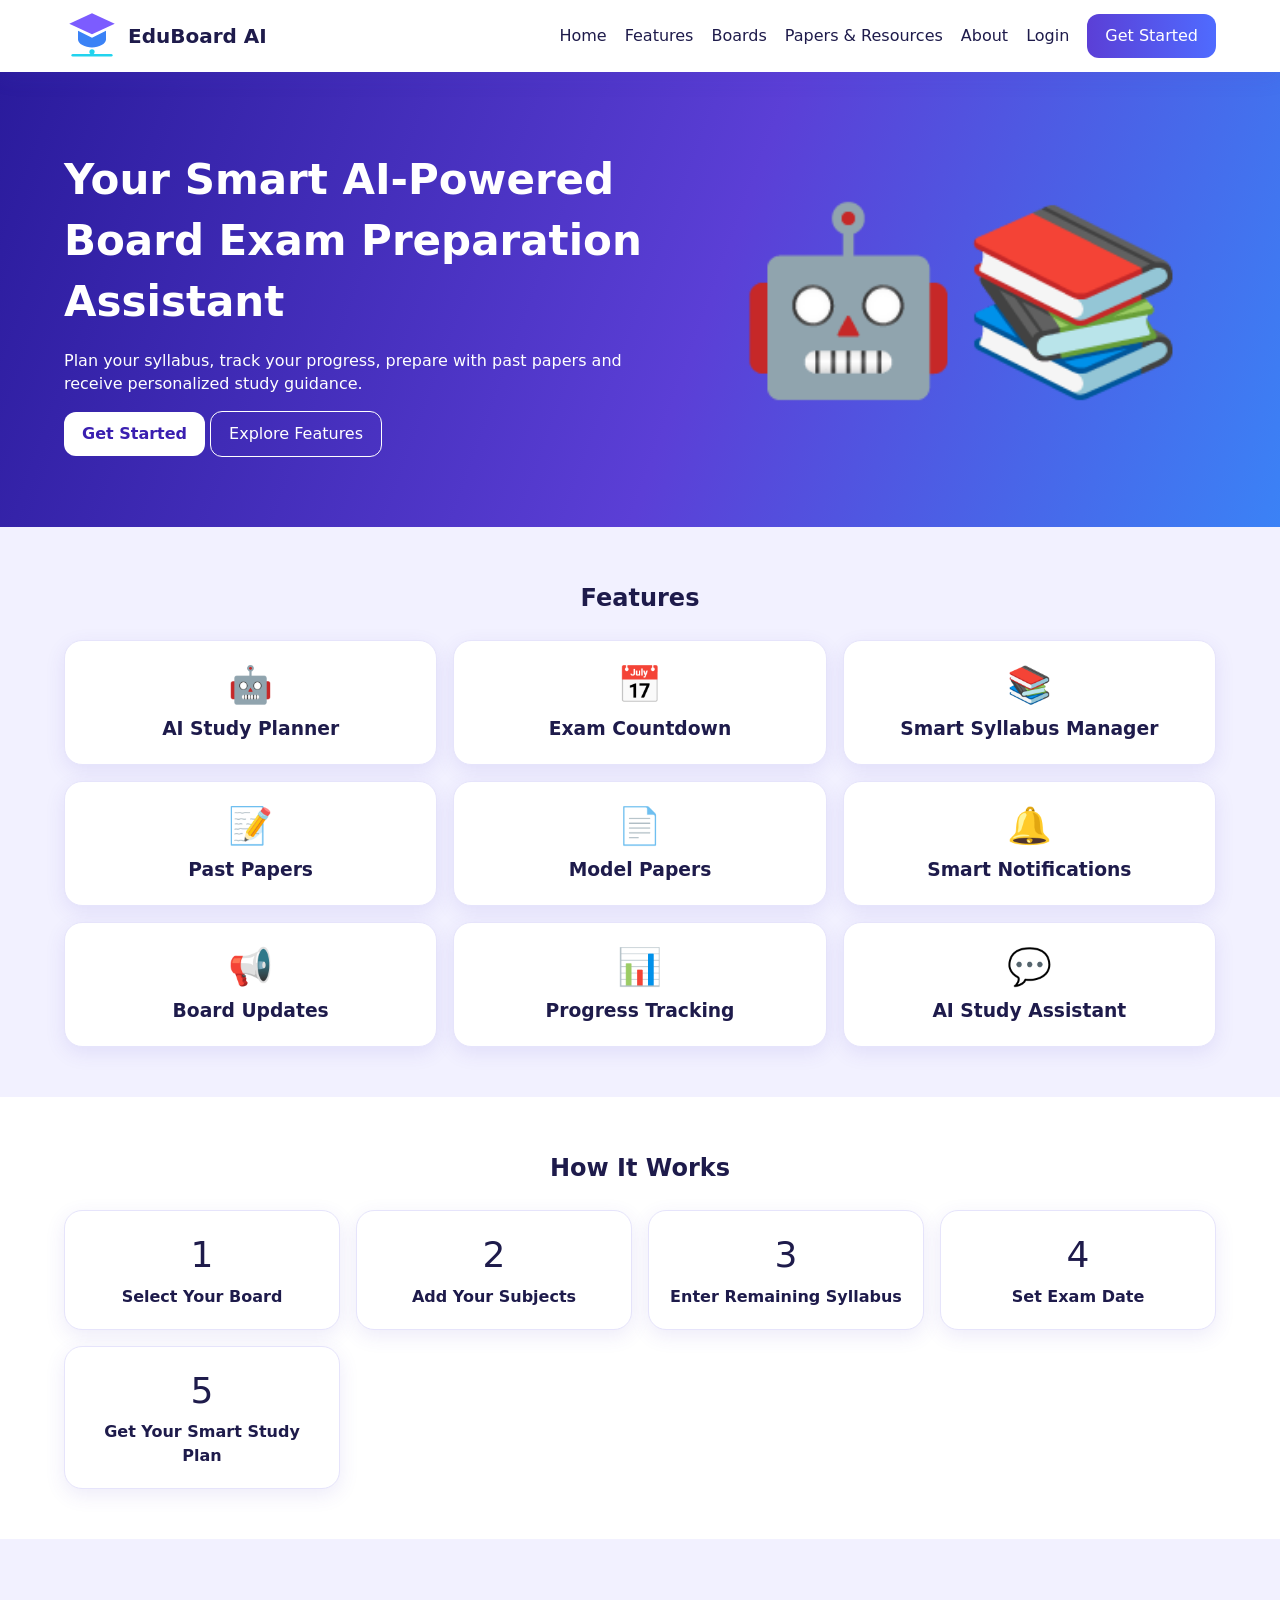
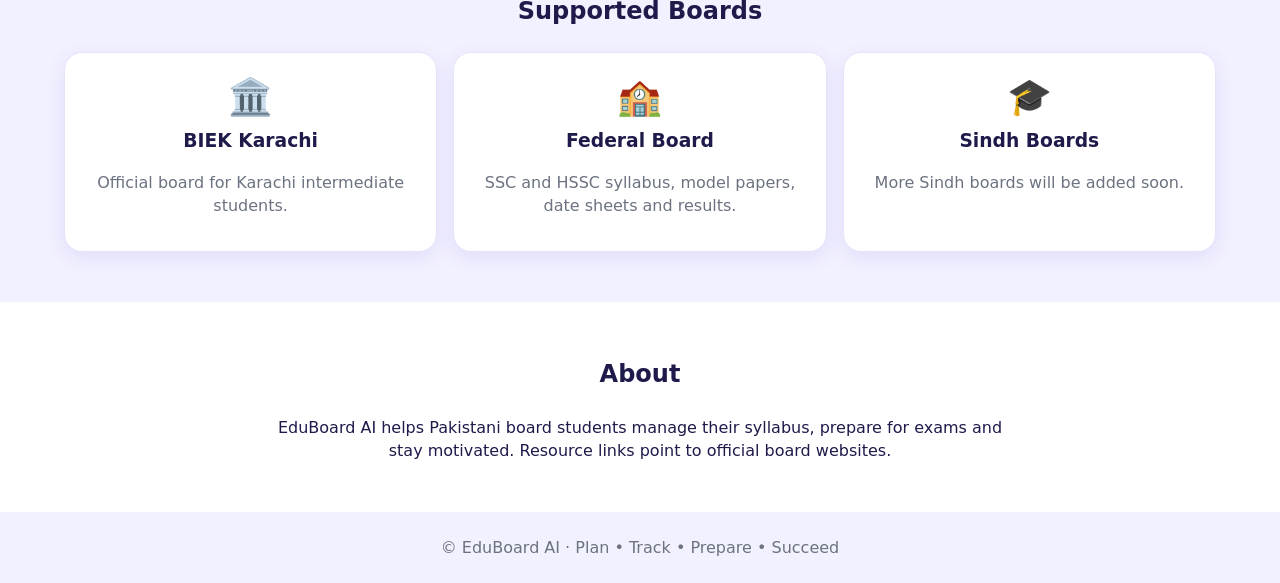
<file: index.html>
<!DOCTYPE html><html lang="en"><head><meta charset="utf-8"><meta name="viewport" content="width=device-width,initial-scale=1"><title>Your Smart Board Exam Preparation Assistant | EduBoard AI</title><link rel="icon" href="assets/images/favicon.svg"><link rel="stylesheet" href="css/style.css"><link rel="stylesheet" href="css/responsive.css"></head><body data-page="home"><nav class="nav" id="home"><a href="index.html" style="display:flex;align-items:center;gap:8px"><svg width="56" height="56" viewBox="0 0 64 64"><path d="M32 6 6 18l26 12 26-12z" fill="#7c5cff"/><path d="M16 26v10c0 5 8 9 16 9s16-4 16-9V26l-16 8z" fill="#3b82f6"/><path d="M10 54h44" stroke="#22d3ee" stroke-width="3" stroke-linecap="round"/><circle cx="32" cy="50" r="3" fill="#22d3ee"/></svg><b>EduBoard AI</b></a><button class="menu" onclick="document.getElementById('lk').classList.toggle('show')">☰</button><div class="links" id="lk"><a href="#home">Home</a><a href="#features">Features</a><a href="#boards">Boards</a><a href="papers.html">Papers & Resources</a><a href="#about">About</a><a href="login.html">Login</a><a class="btn" href="signup.html">Get Started</a></div></nav>
<header class="hero"><div><h1>Your Smart AI-Powered Board Exam Preparation Assistant</h1><p>Plan your syllabus, track your progress, prepare with past papers and receive personalized study guidance.</p><a class="btn w" href="signup.html">Get Started</a> <a class="btn o" style="color:#fff;border-color:#fff" href="#features">Explore Features</a></div><div class="bot">🤖📚</div></header>
<section class="sec" id="features"><h2>Features</h2><div class="grid g3" id="ft"></div></section>
<section class="sec" id="how" style="background:var(--card)"><h2>How It Works</h2><div class="grid g4" id="hw"></div></section>
<section class="sec" id="boards"><h2>Supported Boards</h2><div class="grid g3" id="bd"></div></section>
<section class="sec" id="about" style="background:var(--card)"><h2>About</h2><p style="max-width:760px;margin:auto;text-align:center">EduBoard AI helps Pakistani board students manage their syllabus, prepare for exams and stay motivated. Resource links point to official board websites.</p></section>
<div class="foot">© EduBoard AI · Plan • Track • Prepare • Succeed</div>
<script src="js/storage.js"></script><script>
document.getElementById('ft').innerHTML=[['🤖','AI Study Planner'],['📅','Exam Countdown'],['📚','Smart Syllabus Manager'],['📝','Past Papers'],['📄','Model Papers'],['🔔','Smart Notifications'],['📢','Board Updates'],['📊','Progress Tracking'],['💬','AI Study Assistant']].map(f=>'<div class="card feat"><i>'+f[0]+'</i><h3>'+f[1]+'</h3></div>').join('');
document.getElementById('hw').innerHTML=['Select Your Board','Add Your Subjects','Enter Remaining Syllabus','Set Exam Date','Get Your Smart Study Plan'].map((s,i)=>'<div class="card feat"><i>'+(i+1)+'</i><h4>'+s+'</h4></div>').join('');
document.getElementById('bd').innerHTML=BOARDS.map(b=>'<div class="card feat"><i>'+b.icon+'</i><h3>'+b.name+'</h3><p class="mut">'+b.desc+'</p></div>').join('');
</script></body></html>
</file>
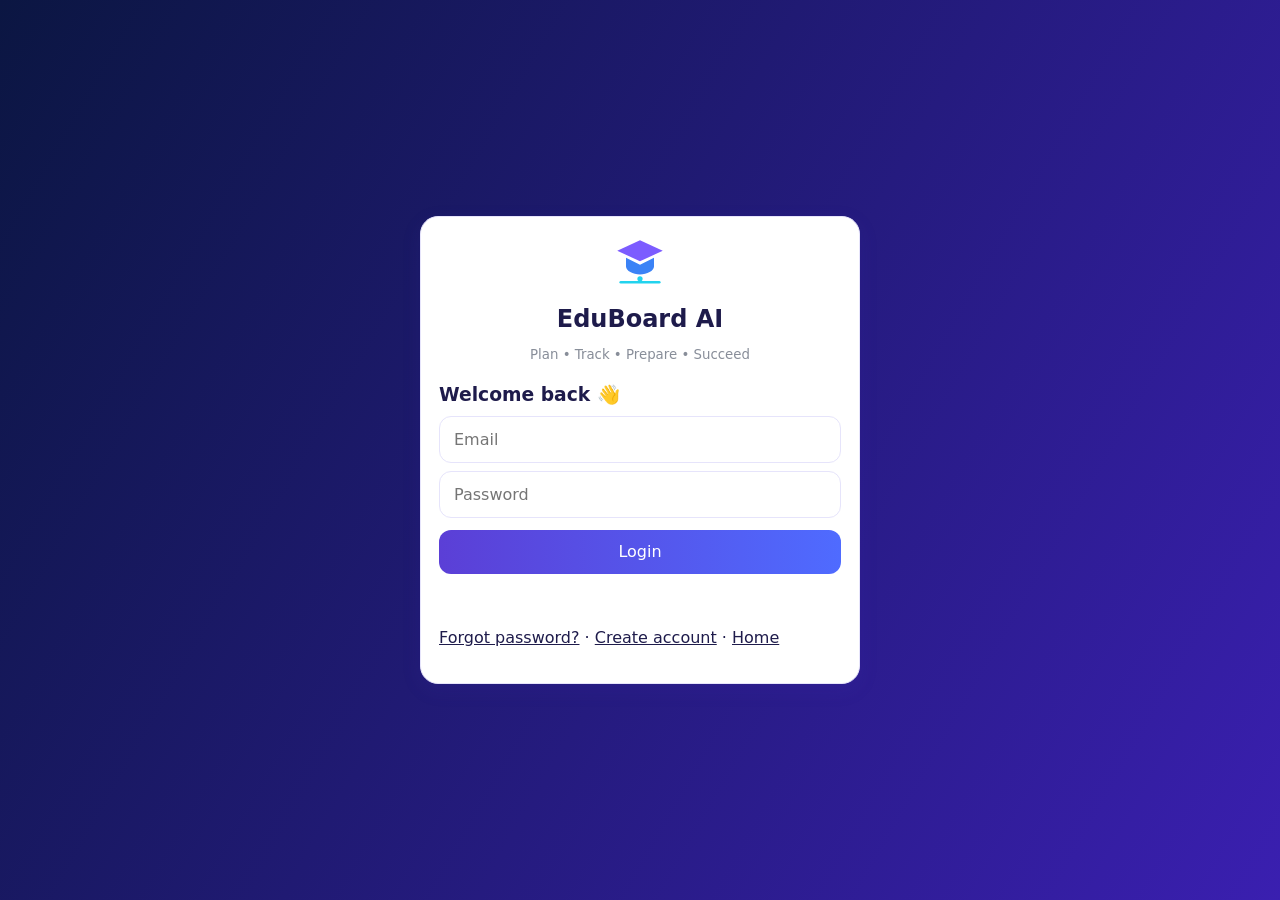
<file: ai-planner.html>
<!DOCTYPE html><html lang="en"><head><meta charset="utf-8"><meta name="viewport" content="width=device-width,initial-scale=1"><title>AI Study Planner | EduBoard AI</title><link rel="icon" href="assets/images/favicon.svg"><link rel="stylesheet" href="css/style.css"><link rel="stylesheet" href="css/responsive.css"></head>
<body data-page="ai-planner"><script src="js/storage.js"></script><script src="js/planner.js"></script><script src="js/notifications.js"></script><script src="js/ai-assistant.js"></script><script src="js/main.js"></script><script src="js/pages.js"></script></body></html>
</file>
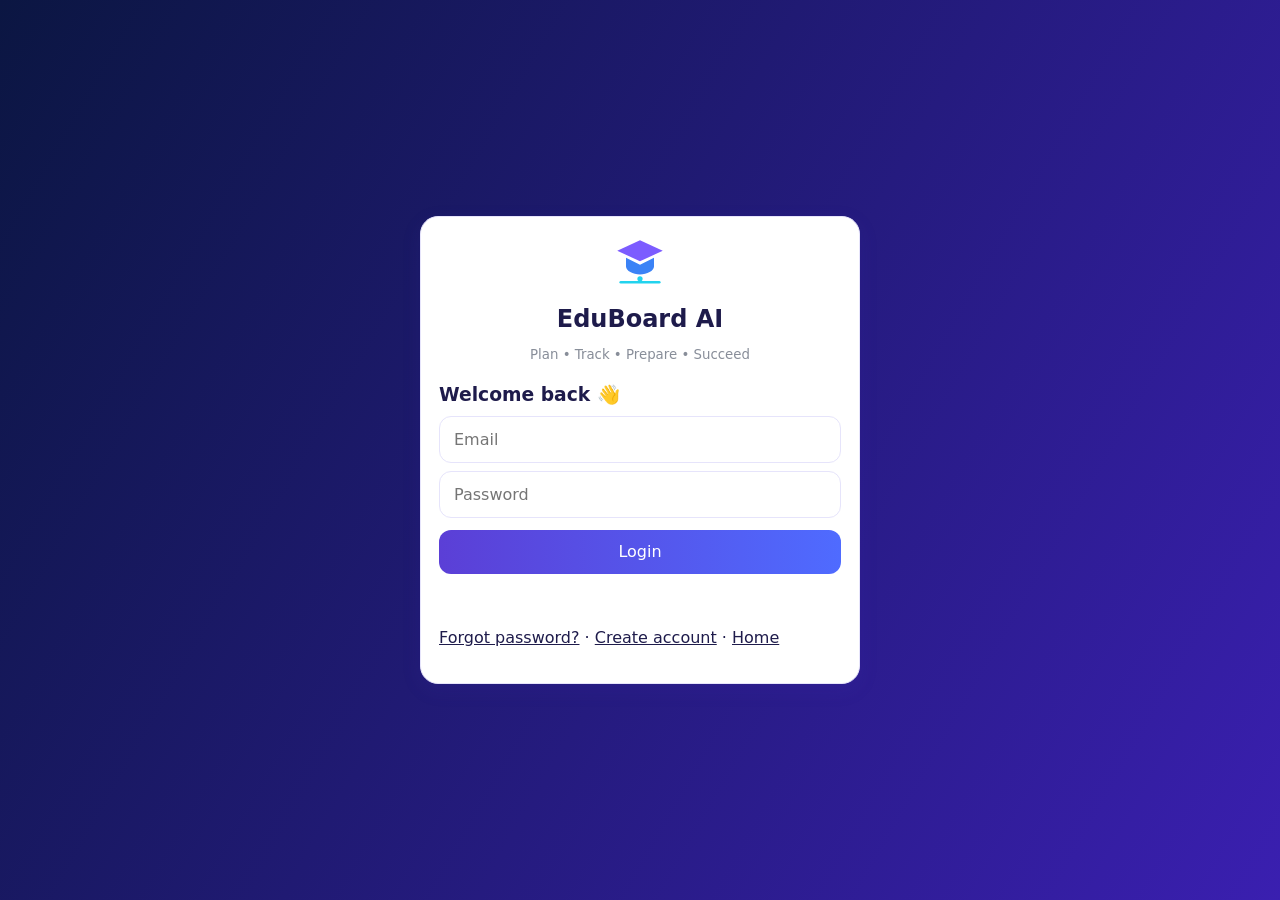
<file: boards.html>
<!DOCTYPE html><html lang="en"><head><meta charset="utf-8"><meta name="viewport" content="width=device-width,initial-scale=1"><title>Boards | EduBoard AI</title><link rel="icon" href="assets/images/favicon.svg"><link rel="stylesheet" href="css/style.css"><link rel="stylesheet" href="css/responsive.css"></head>
<body data-page="boards"><script src="js/storage.js"></script><script src="js/planner.js"></script><script src="js/notifications.js"></script><script src="js/ai-assistant.js"></script><script src="js/main.js"></script><script src="js/pages.js"></script></body></html>
</file>
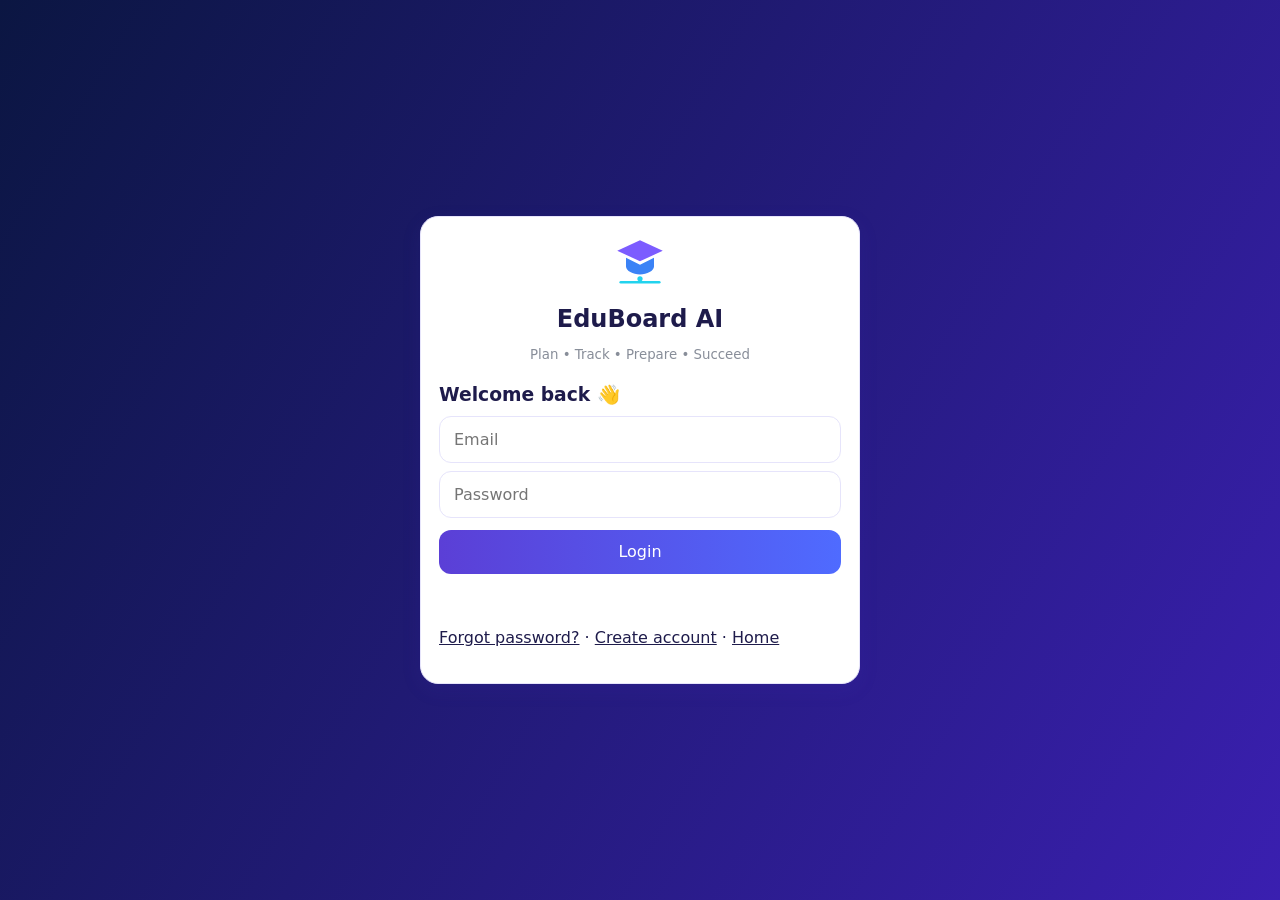
<file: dashboard.html>
<!DOCTYPE html><html lang="en"><head><meta charset="utf-8"><meta name="viewport" content="width=device-width,initial-scale=1"><title>Dashboard | EduBoard AI</title><link rel="icon" href="assets/images/favicon.svg"><link rel="stylesheet" href="css/style.css"><link rel="stylesheet" href="css/responsive.css"></head>
<body data-page="dashboard"><script src="js/storage.js"></script><script src="js/planner.js"></script><script src="js/notifications.js"></script><script src="js/ai-assistant.js"></script><script src="js/main.js"></script><script src="js/dashboard.js"></script></body></html>
</file>
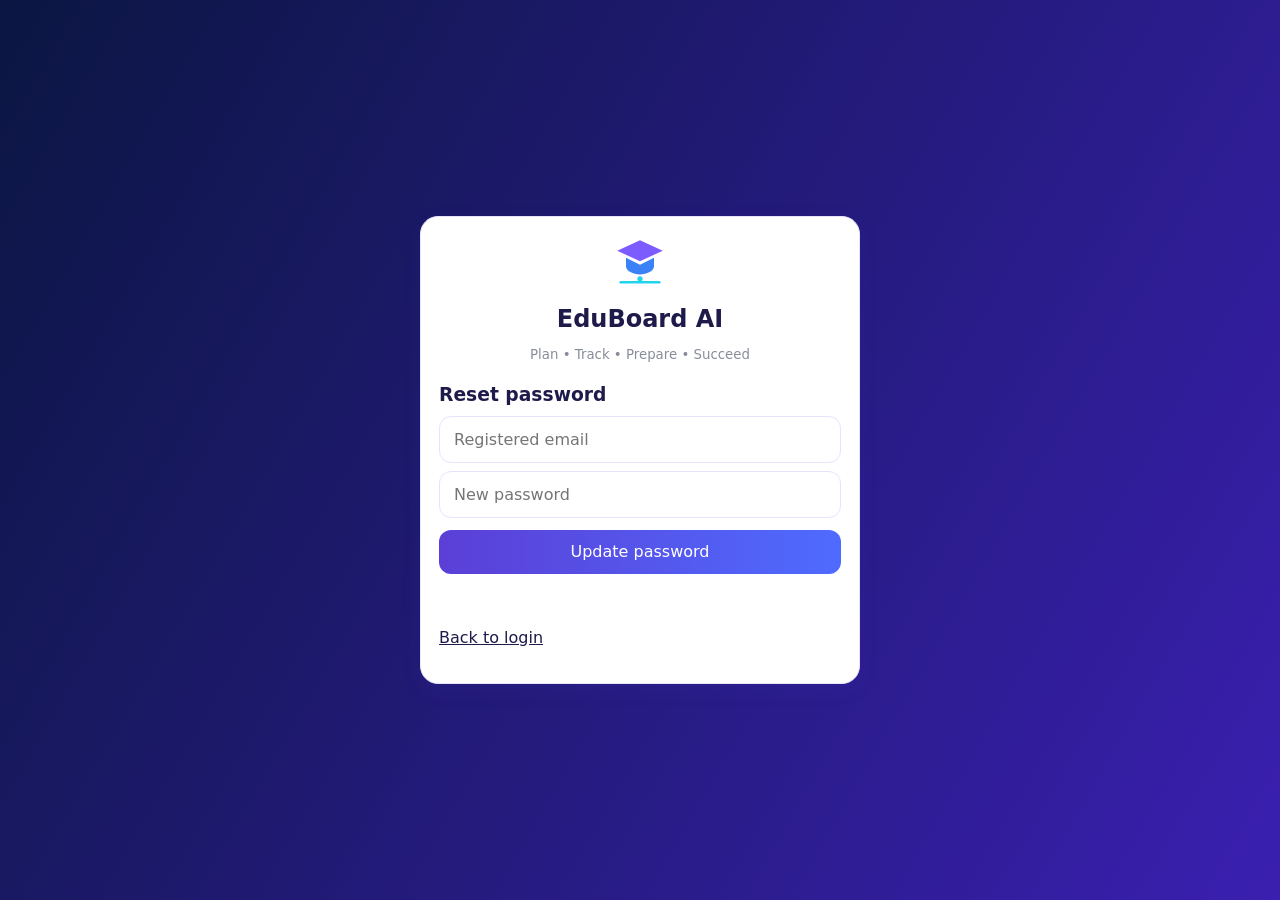
<file: forgot-password.html>
<!DOCTYPE html><html lang="en"><head><meta charset="utf-8"><meta name="viewport" content="width=device-width,initial-scale=1"><title>Forgot Password | EduBoard AI</title><link rel="icon" href="assets/images/favicon.svg"><link rel="stylesheet" href="css/style.css"><link rel="stylesheet" href="css/responsive.css"></head>
<body data-page="forgot"><div class="auth"><div class="card "><div class="logo"><svg width="56" height="56" viewBox="0 0 64 64"><path d="M32 6 6 18l26 12 26-12z" fill="#7c5cff"/><path d="M16 26v10c0 5 8 9 16 9s16-4 16-9V26l-16 8z" fill="#3b82f6"/><path d="M10 54h44" stroke="#22d3ee" stroke-width="3" stroke-linecap="round"/><circle cx="32" cy="50" r="3" fill="#22d3ee"/></svg><h2>EduBoard AI</h2><small class="mut">Plan • Track • Prepare • Succeed</small></div><h3>Reset password</h3><form onsubmit="forgot(event)"><input class="in" type="email" name="email" placeholder="Registered email" required><input class="in" type="password" name="pw" placeholder="New password" required><button class="btn" style="width:100%;margin-top:8px">Update password</button></form><p id="msg" class="err"></p><p><a href="login.html"><u>Back to login</u></a></p></div></div><script src="js/storage.js"></script><script src="js/auth.js"></script></body></html>
</file>
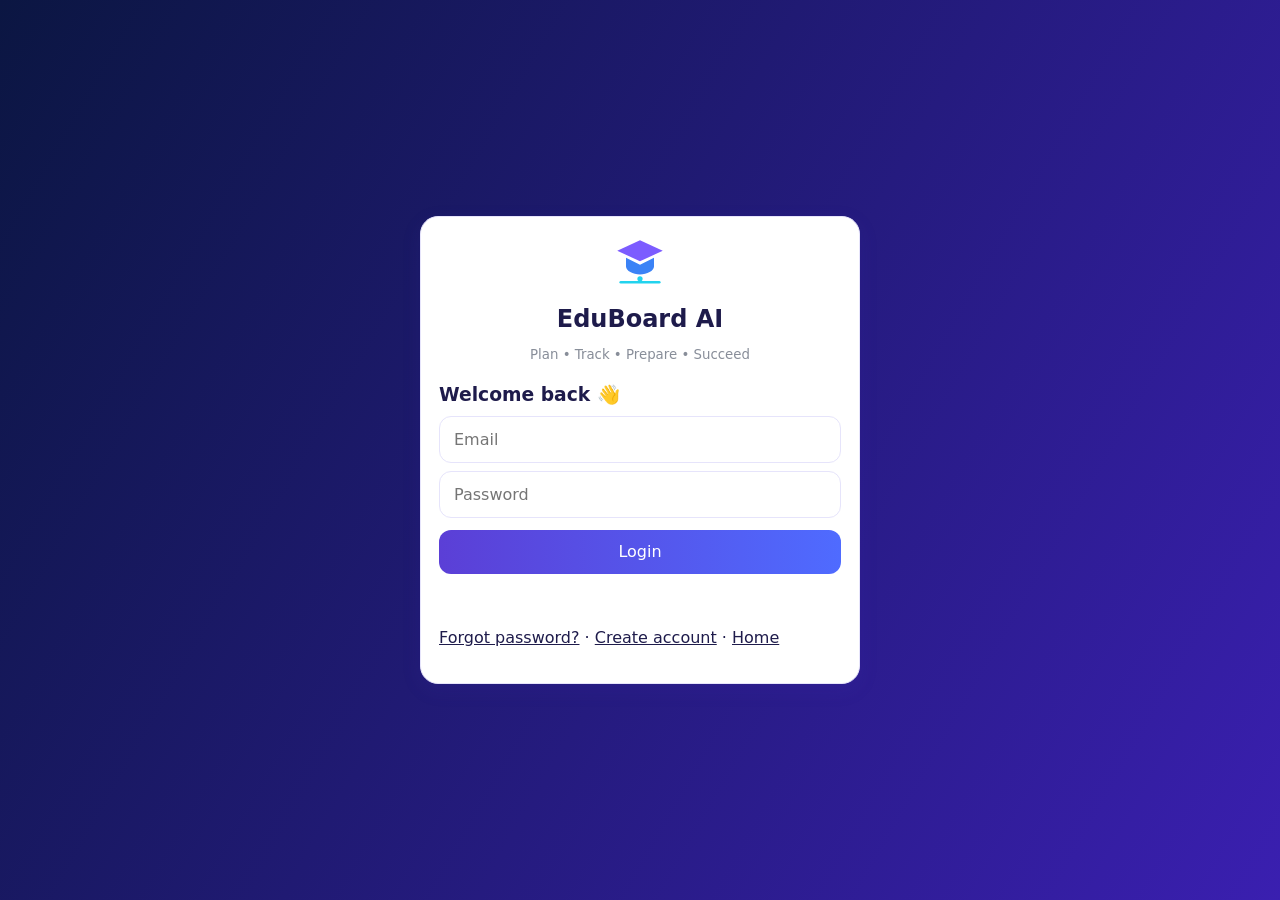
<file: login.html>
<!DOCTYPE html><html lang="en"><head><meta charset="utf-8"><meta name="viewport" content="width=device-width,initial-scale=1"><title>Login | EduBoard AI</title><link rel="icon" href="assets/images/favicon.svg"><link rel="stylesheet" href="css/style.css"><link rel="stylesheet" href="css/responsive.css"></head>
<body data-page="login"><div class="auth"><div class="card "><div class="logo"><svg width="56" height="56" viewBox="0 0 64 64"><path d="M32 6 6 18l26 12 26-12z" fill="#7c5cff"/><path d="M16 26v10c0 5 8 9 16 9s16-4 16-9V26l-16 8z" fill="#3b82f6"/><path d="M10 54h44" stroke="#22d3ee" stroke-width="3" stroke-linecap="round"/><circle cx="32" cy="50" r="3" fill="#22d3ee"/></svg><h2>EduBoard AI</h2><small class="mut">Plan • Track • Prepare • Succeed</small></div><h3>Welcome back 👋</h3><form onsubmit="login(event)"><input class="in" type="email" name="email" placeholder="Email" required><input class="in" type="password" name="pw" placeholder="Password" required><button class="btn" style="width:100%;margin-top:8px">Login</button></form><p id="msg" class="err"></p><p><a href="forgot-password.html"><u>Forgot password?</u></a> · <a href="signup.html"><u>Create account</u></a> · <a href="index.html"><u>Home</u></a></p></div></div><script src="js/storage.js"></script><script src="js/auth.js"></script></body></html>
</file>
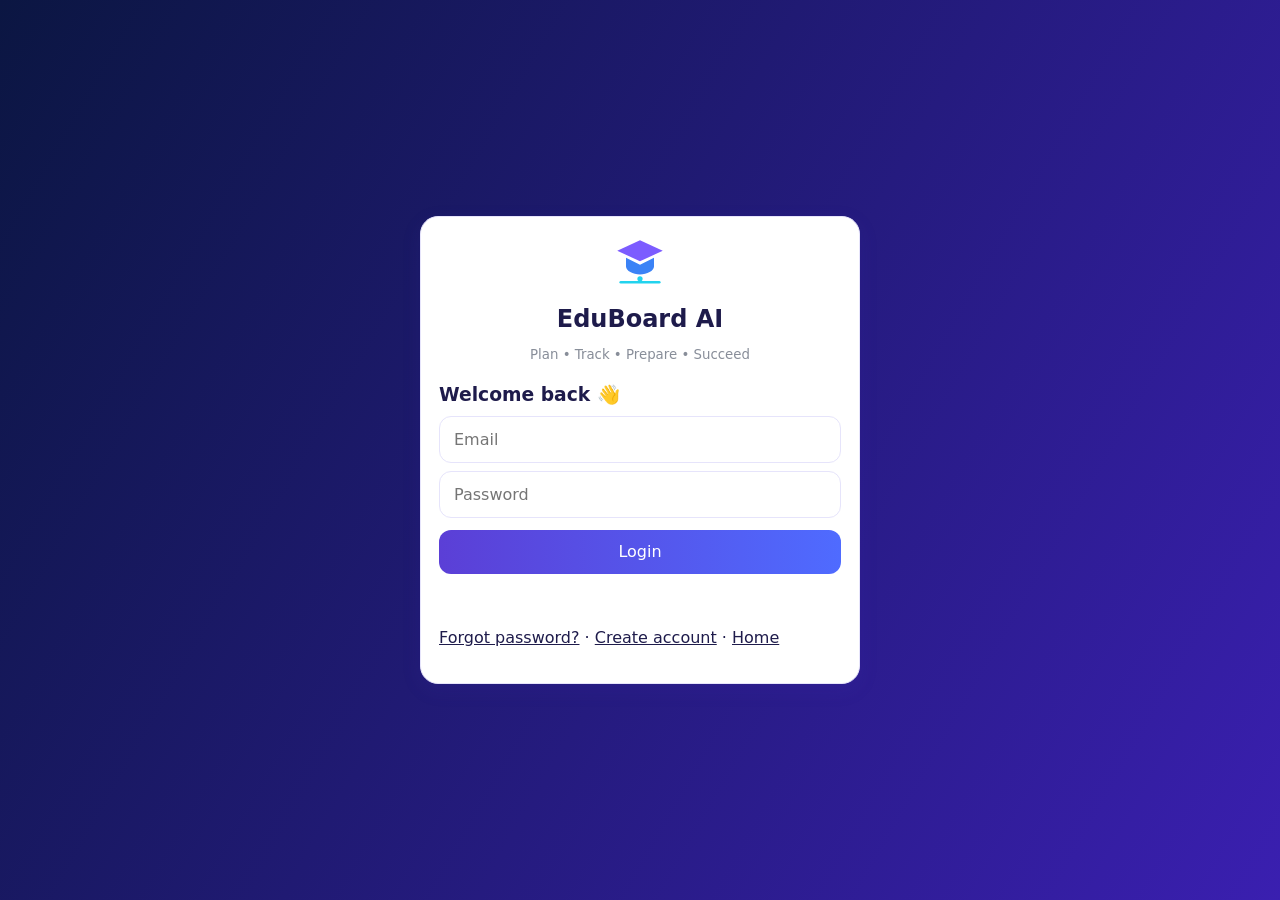
<file: notifications.html>
<!DOCTYPE html><html lang="en"><head><meta charset="utf-8"><meta name="viewport" content="width=device-width,initial-scale=1"><title>Notifications | EduBoard AI</title><link rel="icon" href="assets/images/favicon.svg"><link rel="stylesheet" href="css/style.css"><link rel="stylesheet" href="css/responsive.css"></head>
<body data-page="notifications"><script src="js/storage.js"></script><script src="js/planner.js"></script><script src="js/notifications.js"></script><script src="js/ai-assistant.js"></script><script src="js/main.js"></script><script src="js/pages.js"></script></body></html>
</file>
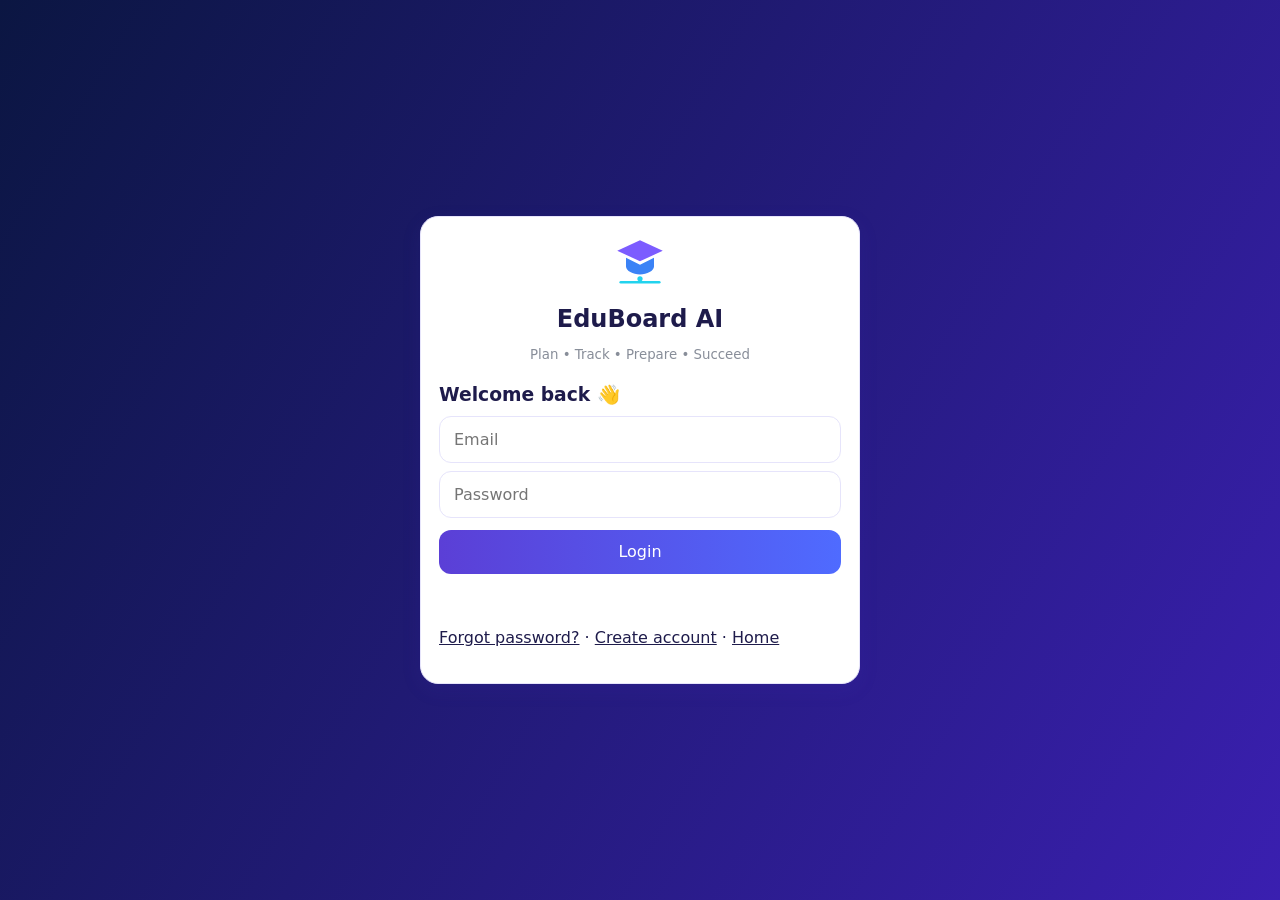
<file: onboarding.html>
<!DOCTYPE html><html lang="en"><head><meta charset="utf-8"><meta name="viewport" content="width=device-width,initial-scale=1"><title>Setup | EduBoard AI</title><link rel="icon" href="assets/images/favicon.svg"><link rel="stylesheet" href="css/style.css"><link rel="stylesheet" href="css/responsive.css"></head>
<body data-page="onboarding"><div class="auth"><div class="card wide"><div class="logo"><svg width="56" height="56" viewBox="0 0 64 64"><path d="M32 6 6 18l26 12 26-12z" fill="#7c5cff"/><path d="M16 26v10c0 5 8 9 16 9s16-4 16-9V26l-16 8z" fill="#3b82f6"/><path d="M10 54h44" stroke="#22d3ee" stroke-width="3" stroke-linecap="round"/><circle cx="32" cy="50" r="3" fill="#22d3ee"/></svg><h2>EduBoard AI</h2><small class="mut">Plan • Track • Prepare • Succeed</small></div><h3>Let us set up your study profile</h3><div class="bar"><i id="pg" style="width:25%"></i></div><section id="s1"><h4>Group & subjects</h4><select class="in" id="grp" onchange="gSubs()"></select><div id="sb"></div><div class="row"><input class="in sm" id="cs" placeholder="Custom subject"><button class="btn o sm" onclick="addCustom()">Add</button></div></section><section id="s2" hidden><h4>Exam information</h4><label>Exam date</label><input class="in" type="date" id="ed"><label>Daily available study hours</label><input class="in" type="number" id="dh" min="1" max="16" value="4"><label>Preferred study time</label><select class="in" id="pt"><option>Morning</option><option>Afternoon</option><option>Evening</option><option>Night</option></select></section><section id="s3" hidden><h4>Syllabus: chapters per subject</h4><div id="chs"></div><p class="mut">You can rename chapters and set difficulty later in My Syllabus.</p></section><section id="s4" hidden><h4>Select weak subjects</h4><div id="wk"></div></section><p id="msg" class="err"></p><div class="row"><button class="btn o" id="bk" style="visibility:hidden" onclick="obNav(-1)">Back</button><button class="btn" id="nx" onclick="obNav(1)">Next</button></div></div></div><script src="js/storage.js"></script><script src="js/auth.js"></script><script>obInit()</script></body></html>
</file>
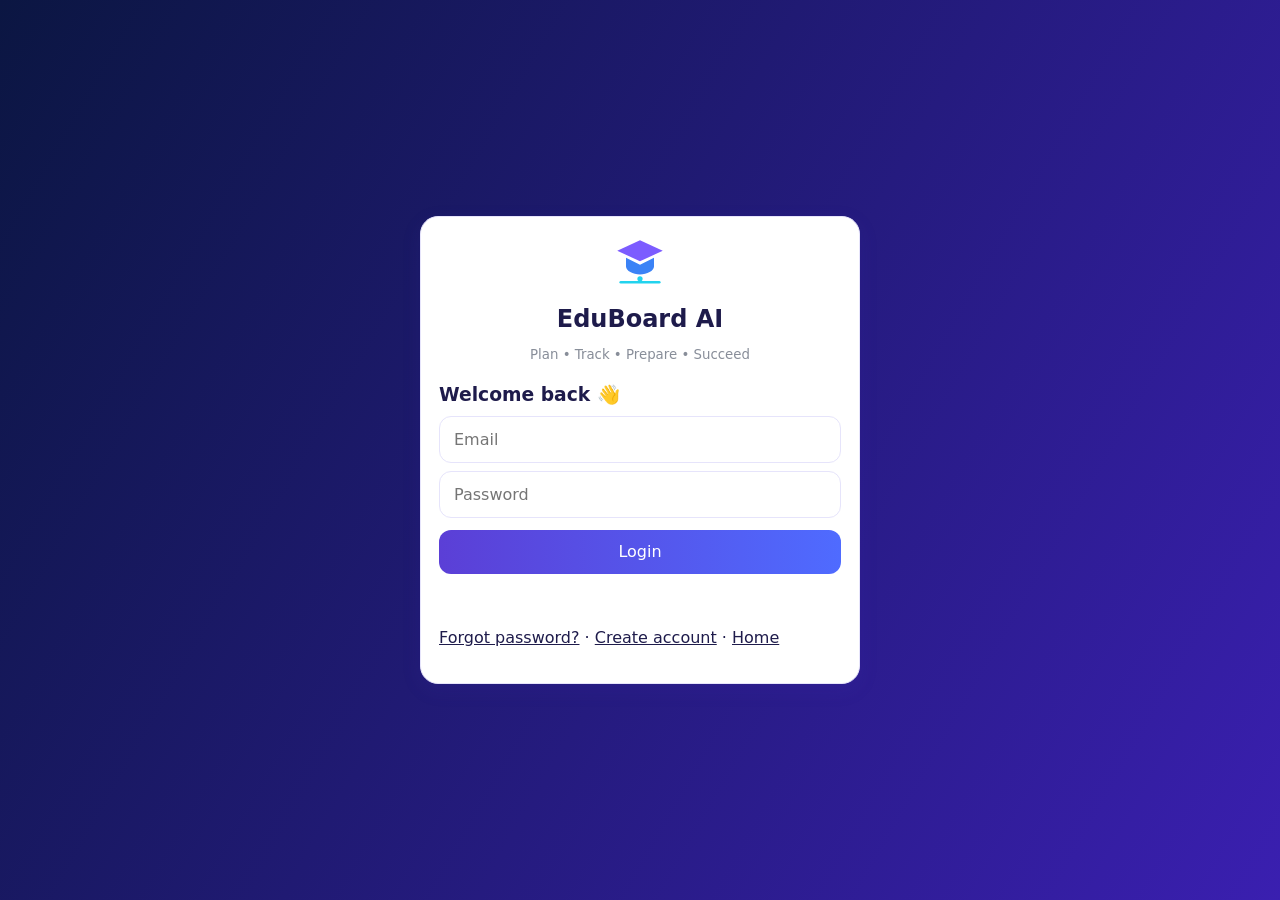
<file: papers.html>
<!DOCTYPE html><html lang="en"><head><meta charset="utf-8"><meta name="viewport" content="width=device-width,initial-scale=1"><title>Papers & Resources | EduBoard AI</title><link rel="icon" href="assets/images/favicon.svg"><link rel="stylesheet" href="css/style.css"><link rel="stylesheet" href="css/responsive.css"></head>
<body data-page="papers"><script src="js/storage.js"></script><script src="js/planner.js"></script><script src="js/notifications.js"></script><script src="js/ai-assistant.js"></script><script src="js/main.js"></script><script src="js/papers.js"></script></body></html>
</file>
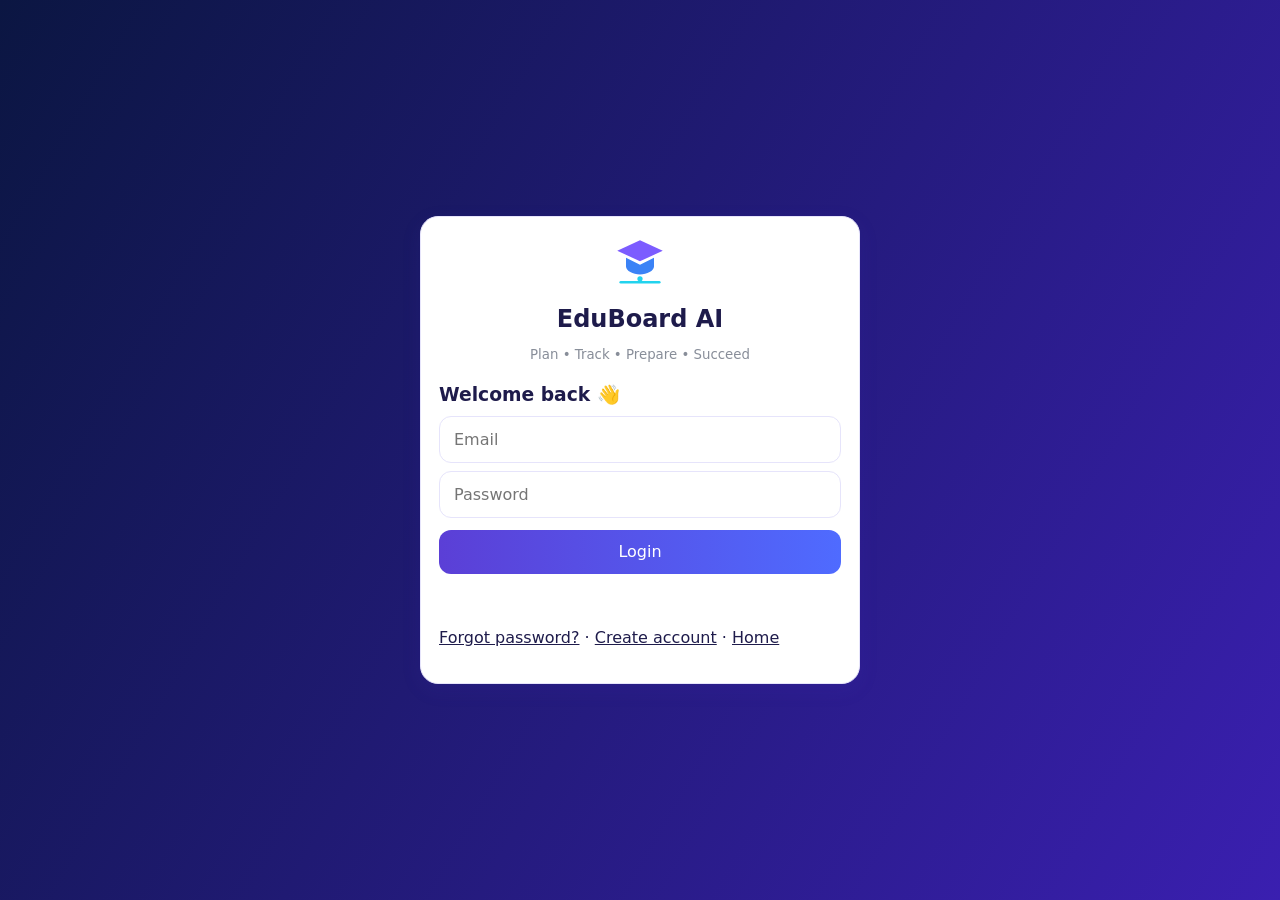
<file: progress.html>
<!DOCTYPE html><html lang="en"><head><meta charset="utf-8"><meta name="viewport" content="width=device-width,initial-scale=1"><title>Progress | EduBoard AI</title><link rel="icon" href="assets/images/favicon.svg"><link rel="stylesheet" href="css/style.css"><link rel="stylesheet" href="css/responsive.css"></head>
<body data-page="progress"><script src="js/storage.js"></script><script src="js/planner.js"></script><script src="js/notifications.js"></script><script src="js/ai-assistant.js"></script><script src="js/main.js"></script><script src="js/pages.js"></script></body></html>
</file>
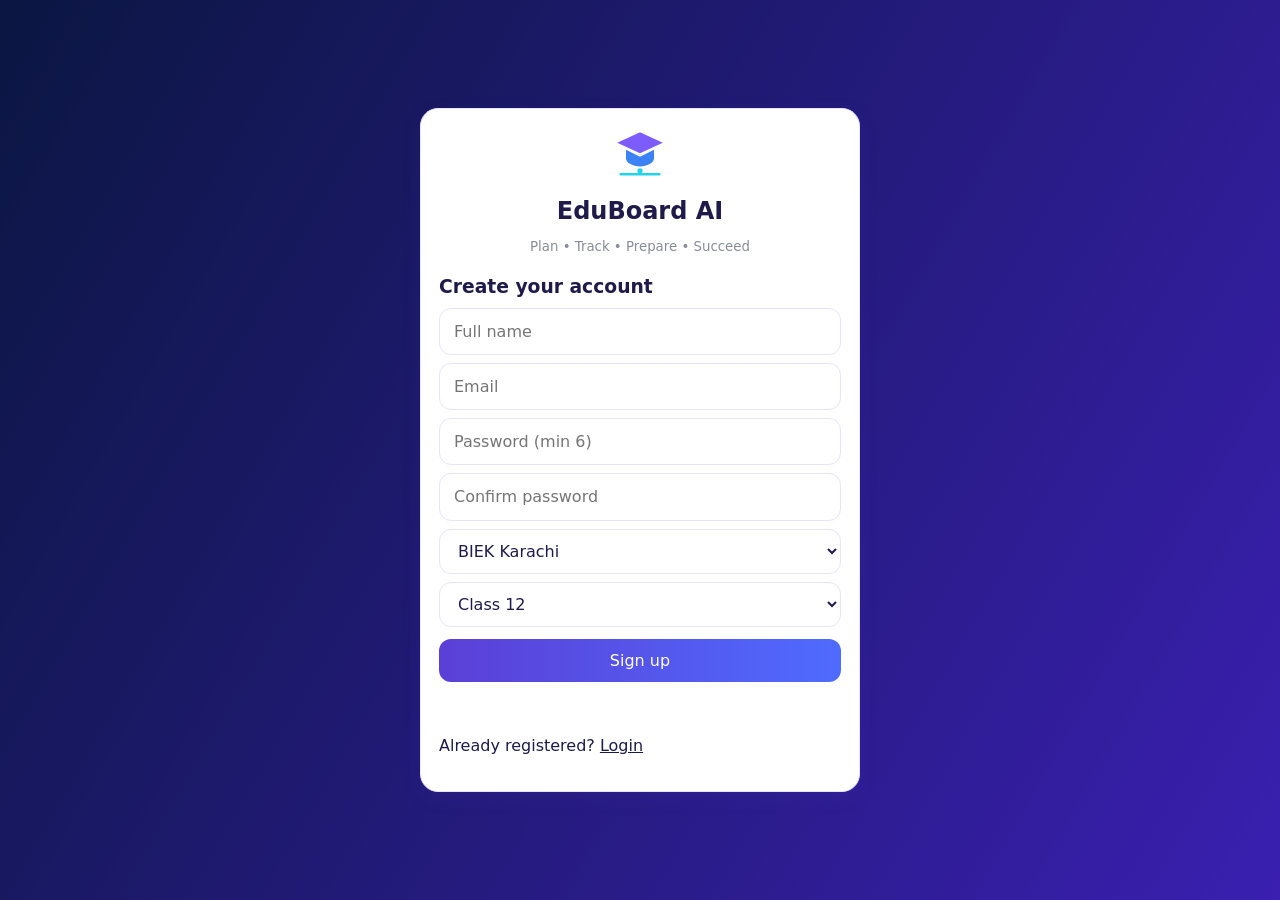
<file: signup.html>
<!DOCTYPE html><html lang="en"><head><meta charset="utf-8"><meta name="viewport" content="width=device-width,initial-scale=1"><title>Signup | EduBoard AI</title><link rel="icon" href="assets/images/favicon.svg"><link rel="stylesheet" href="css/style.css"><link rel="stylesheet" href="css/responsive.css"></head>
<body data-page="signup"><div class="auth"><div class="card "><div class="logo"><svg width="56" height="56" viewBox="0 0 64 64"><path d="M32 6 6 18l26 12 26-12z" fill="#7c5cff"/><path d="M16 26v10c0 5 8 9 16 9s16-4 16-9V26l-16 8z" fill="#3b82f6"/><path d="M10 54h44" stroke="#22d3ee" stroke-width="3" stroke-linecap="round"/><circle cx="32" cy="50" r="3" fill="#22d3ee"/></svg><h2>EduBoard AI</h2><small class="mut">Plan • Track • Prepare • Succeed</small></div><h3>Create your account</h3><form onsubmit="signup(event)"><input class="in" name="name" placeholder="Full name" required><input class="in" type="email" name="email" placeholder="Email" required><input class="in" type="password" name="pw" placeholder="Password (min 6)" required><input class="in" type="password" name="confirm" placeholder="Confirm password" required><select class="in" name="board"><option value="BIEK">BIEK Karachi</option><option value="FBISE">Federal Board</option></select><select class="in" name="cls"><option value="9">Class 9</option><option value="10">Class 10</option><option value="11">Class 11</option><option value="12" selected>Class 12</option></select><button class="btn" style="width:100%;margin-top:8px">Sign up</button></form><p id="msg" class="err"></p><p>Already registered? <a href="login.html"><u>Login</u></a></p></div></div><script src="js/storage.js"></script><script src="js/auth.js"></script></body></html>
</file>
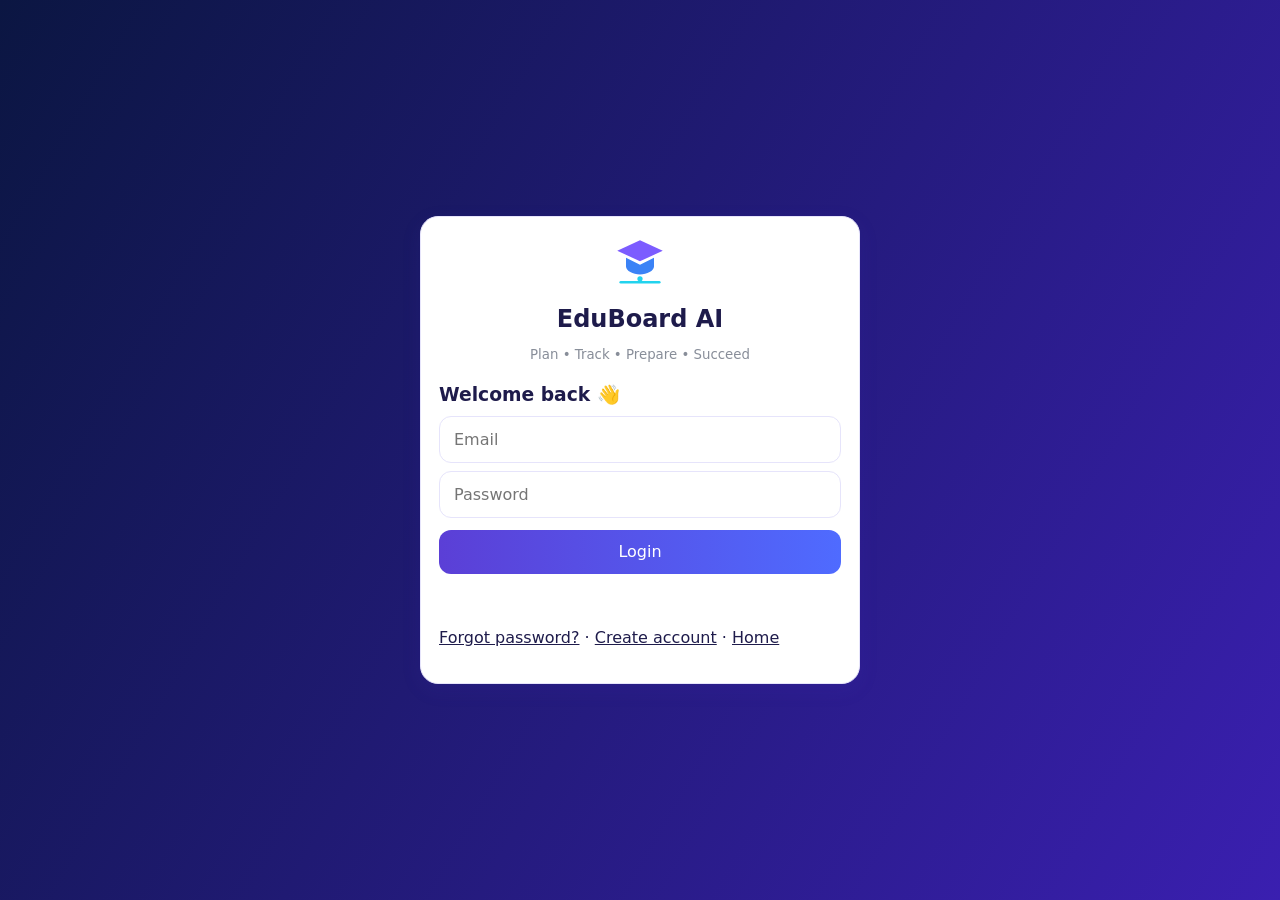
<file: syllabus.html>
<!DOCTYPE html><html lang="en"><head><meta charset="utf-8"><meta name="viewport" content="width=device-width,initial-scale=1"><title>My Syllabus | EduBoard AI</title><link rel="icon" href="assets/images/favicon.svg"><link rel="stylesheet" href="css/style.css"><link rel="stylesheet" href="css/responsive.css"></head>
<body data-page="syllabus"><script src="js/storage.js"></script><script src="js/planner.js"></script><script src="js/notifications.js"></script><script src="js/ai-assistant.js"></script><script src="js/main.js"></script><script src="js/syllabus.js"></script></body></html>
</file>
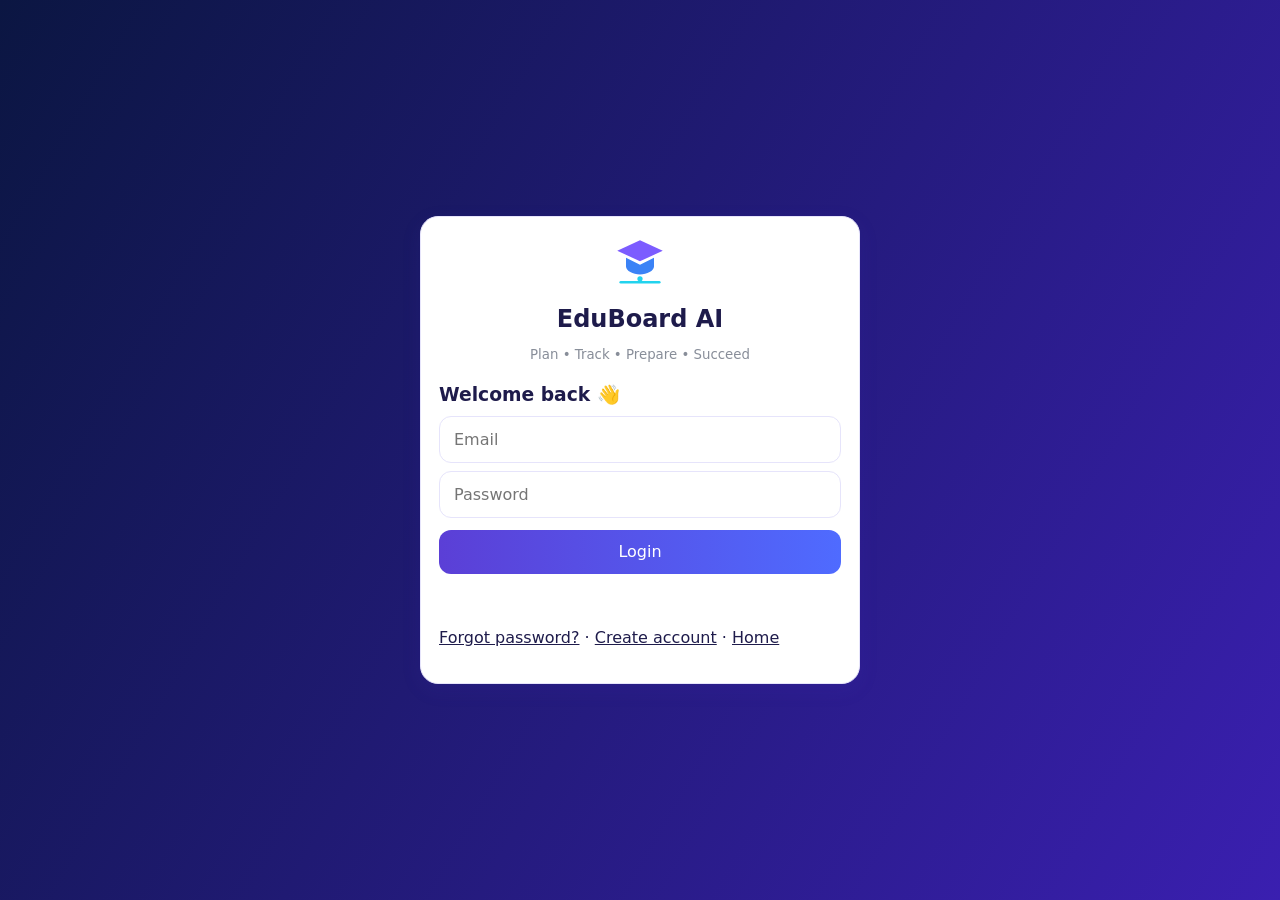
<file: updates.html>
<!DOCTYPE html><html lang="en"><head><meta charset="utf-8"><meta name="viewport" content="width=device-width,initial-scale=1"><title>Board Updates | EduBoard AI</title><link rel="icon" href="assets/images/favicon.svg"><link rel="stylesheet" href="css/style.css"><link rel="stylesheet" href="css/responsive.css"></head>
<body data-page="updates"><script src="js/storage.js"></script><script src="js/planner.js"></script><script src="js/notifications.js"></script><script src="js/ai-assistant.js"></script><script src="js/main.js"></script><script src="js/pages.js"></script></body></html>
</file>
<file: css/style.css>
:root{--bg:#f2f1ff;--card:#fff;--tx:#1e1b4b;--mut:#6b7280;--pri:#6d4aff;--bd:#e6e4fb;--sh:0 6px 20px rgba(80,60,200,.1)}
[data-theme=dark]{--bg:#0d1130;--card:#181d46;--tx:#eef0ff;--mut:#a9afd9;--bd:#2b3270;--sh:none}
*{box-sizing:border-box}body{margin:0;font-family:'Segoe UI',Poppins,system-ui,sans-serif;background:var(--bg);color:var(--tx);line-height:1.45}
a{color:inherit;text-decoration:none}h1,h2,h3,h4{margin:.2em 0}.mut{color:var(--mut)}.mt{margin-top:16px}
.row{display:flex;gap:8px;flex-wrap:wrap;margin-top:12px}.between{display:flex;justify-content:space-between;align-items:center;gap:10px;margin-bottom:14px}
.in{width:100%;padding:11px 14px;border-radius:12px;border:1px solid var(--bd);background:var(--card);color:var(--tx);font:inherit;margin:4px 0}.in.sm{width:auto;padding:5px 8px;margin:0}
.btn{background:linear-gradient(90deg,#5b3fd6,#4f6bff);color:#fff;border:0;padding:10px 18px;border-radius:12px;cursor:pointer;font:inherit;display:inline-block}
.btn.o{background:transparent;color:var(--pri);border:1px solid var(--pri)}.btn.sm{padding:6px 12px;font-size:14px}.btn.w{background:#fff;color:#3a1fb0;font-weight:600}
.card{background:var(--card);border-radius:18px;padding:18px;box-shadow:var(--sh);border:1px solid var(--bd)}
.grid{display:grid;gap:16px}.g2{grid-template-columns:repeat(2,1fr)}.g3{grid-template-columns:repeat(3,1fr)}.g4{grid-template-columns:repeat(4,1fr)}
.side{position:fixed;inset:0 auto 0 0;width:250px;background:linear-gradient(180deg,#0b1642,#2a1b73);color:#fff;padding:18px 12px;overflow:auto;z-index:50;transition:.3s}
.logo{text-align:center;margin-bottom:16px}.logo b{font-size:26px;display:block}.logo small{opacity:.8}
.side a{display:flex;gap:10px;align-items:center;padding:12px 14px;border-radius:12px;margin:4px 0;color:#dfe3ff}.side a.on{background:linear-gradient(90deg,#6d4aff,#8b6bff);color:#fff}
.cheer{text-align:center;margin-top:24px;color:#fbbf24;font-size:22px}.badge{background:#ef4444;color:#fff;border-radius:99px;font-size:12px;padding:1px 7px;margin-left:auto}.badge[hidden]{display:none}
.main{margin-left:250px;padding:18px 22px;min-height:100vh}.top{display:flex;gap:12px;align-items:center;margin-bottom:18px}
.sw{position:relative;flex:1}.top .sw:nth-of-type(2){flex:0}.ham{display:none;background:none;border:0;font-size:26px;color:var(--tx)}
.ic{background:var(--card);border:1px solid var(--bd);border-radius:50%;width:42px;height:42px;cursor:pointer;font-size:18px;color:var(--tx);position:relative}.ic .badge{position:absolute;top:-4px;right:-4px;margin:0}
.dd{position:absolute;top:48px;left:0;right:0;background:var(--card);border:1px solid var(--bd);border-radius:14px;box-shadow:0 10px 30px rgba(0,0,0,.2);padding:8px;z-index:70;max-height:340px;overflow:auto}.dd[hidden]{display:none}
.dd a,.dd p{display:block;padding:8px;border-radius:8px;margin:0}.dd a:hover{background:var(--bg)}.nd{left:auto;right:0;width:300px}
.banner{border-radius:20px;padding:28px;color:#fff;background:linear-gradient(110deg,#2a1b9c,#5b3fd6 55%,#3b82f6);display:flex;justify-content:space-between;align-items:center;gap:12px}.banner h1{font-size:28px}.bot{font-size:90px}
.st{display:flex;gap:14px;align-items:center;font-size:34px}.st b{font-size:28px;display:block}.st span{font-size:14px;color:var(--mut)}
.s1{background:rgba(124,92,255,.18)}.s2{background:rgba(59,130,246,.18)}.s3{background:rgba(249,115,22,.18)}.s4{background:rgba(34,197,94,.18)}
.bar{height:8px;background:var(--bd);border-radius:9px;overflow:hidden;flex:1}.bar i{display:block;height:100%;background:linear-gradient(90deg,#6d4aff,#3b82f6);border-radius:9px}
.srow{display:flex;gap:10px;align-items:center;margin:12px 0}.srow span{width:90px}
.ring{width:150px;height:150px;border-radius:50%;display:grid;place-items:center;margin:8px auto;background:conic-gradient(var(--pri) calc(var(--p)*1%),var(--bd) 0)}
.ring>div{width:116px;height:116px;border-radius:50%;background:var(--card);display:grid;place-items:center;text-align:center}.big{font-size:38px}
.task,.ch{display:flex;gap:10px;align-items:center;padding:8px 0;border-bottom:1px solid var(--bd)}.ch span{flex:1}.dn{text-decoration:line-through;color:var(--mut)}
.ib{background:none;border:0;cursor:pointer}.tag{background:rgba(109,74,255,.15);color:var(--pri);border-radius:99px;padding:2px 10px;font-size:12px}.tag.d{background:rgba(249,115,22,.18);color:#f97316}
.chart{display:flex;align-items:flex-end;gap:10px;height:170px}.chart div{flex:1;text-align:center;font-size:12px}.chart i{display:block;background:linear-gradient(#8b6bff,#4f6bff);border-radius:8px 8px 0 0;min-height:4px}
.chips{display:flex;gap:8px;flex-wrap:wrap;margin-bottom:14px}.chips button{border:1px solid var(--bd);background:var(--card);color:var(--tx);border-radius:99px;padding:6px 14px;cursor:pointer}.chips .on{background:var(--pri);color:#fff}
.chatbtn{position:fixed;right:22px;bottom:22px;width:60px;height:60px;border-radius:50%;border:0;background:linear-gradient(135deg,#5b3fd6,#4f6bff);color:#fff;font-size:26px;cursor:pointer;z-index:80;box-shadow:0 8px 24px rgba(91,63,214,.5)}
.chat{position:fixed;right:22px;bottom:94px;width:350px;height:520px;background:var(--card);border-radius:18px;border:2px solid var(--pri);display:flex;flex-direction:column;z-index:80;overflow:hidden}.chat[hidden]{display:none}
.chat-h{background:linear-gradient(90deg,#5b3fd6,#4f6bff);color:#fff;padding:12px 16px;display:flex;gap:8px}.chat-h span{margin-left:auto;cursor:pointer}
.chat-b{flex:1;overflow:auto;padding:12px}.m{padding:9px 13px;border-radius:14px;margin:6px 0;max-width:88%;font-size:14px}.bot.m{background:var(--bg)}.me.m{background:var(--pri);color:#fff;margin-left:auto}
.chat-q{display:flex;gap:6px;overflow-x:auto;padding:6px 10px}.chat-q button{white-space:nowrap;border:0;background:rgba(109,74,255,.15);color:var(--pri);border-radius:99px;padding:6px 12px;cursor:pointer}
.chat-i{display:flex;gap:6px;padding:10px}.chat-i .in{margin:0}
.auth{min-height:100vh;display:grid;place-items:center;padding:20px;background:linear-gradient(120deg,#0b1642,#3a1fb0)}.auth .card{width:100%;max-width:440px}.auth .card.wide{max-width:560px}.auth .logo{color:var(--tx)}
.err{color:#ef4444;min-height:20px}.chk{display:flex;gap:8px;padding:6px 0}.chk input{width:auto}
.nav{position:sticky;top:0;display:flex;align-items:center;gap:18px;padding:8px 5%;background:var(--card);box-shadow:var(--sh);z-index:60}.nav .links{display:flex;gap:18px;margin-left:auto;align-items:center}.nav b{font-size:20px}.menu{display:none;margin-left:auto;font-size:26px;background:none;border:0;color:var(--tx)}
.hero{display:grid;grid-template-columns:1.2fr 1fr;gap:30px;padding:70px 5%;background:linear-gradient(110deg,#2a1b9c,#5b3fd6 55%,#3b82f6);color:#fff;align-items:center}.hero h1{font-size:42px}.hero .bot{font-size:180px;text-align:center}
.sec{padding:50px 5%}.sec>h2{text-align:center;margin-bottom:24px}.feat{text-align:center}.feat i{font-style:normal;font-size:36px;display:block}.foot{text-align:center;padding:24px;color:var(--mut)}
</file>
<file: css/responsive.css>
@media(max-width:1100px){.g4{grid-template-columns:repeat(2,1fr)}.g3{grid-template-columns:1fr 1fr}}
@media(max-width:850px){.side{transform:translateX(-100%)}.side.open{transform:none}.main{margin-left:0;padding:14px}.ham{display:inline-block}.g2,.g3{grid-template-columns:1fr}
.banner{flex-direction:column;text-align:center}.banner h1{font-size:22px}.bot{font-size:60px}.chat{width:calc(100vw - 20px);right:10px;height:70vh}.me b{display:none}
.hero{grid-template-columns:1fr;text-align:center}.hero h1{font-size:30px}.hero .bot{font-size:100px}.menu{display:block}.nav .links{display:none;position:absolute;top:100%;left:0;right:0;background:var(--card);flex-direction:column;padding:16px}.nav .links.show{display:flex}.chart{overflow-x:auto}}
@media(max-width:520px){.g4{grid-template-columns:1fr}.ch{flex-wrap:wrap}.nd{width:260px}}
</file>
